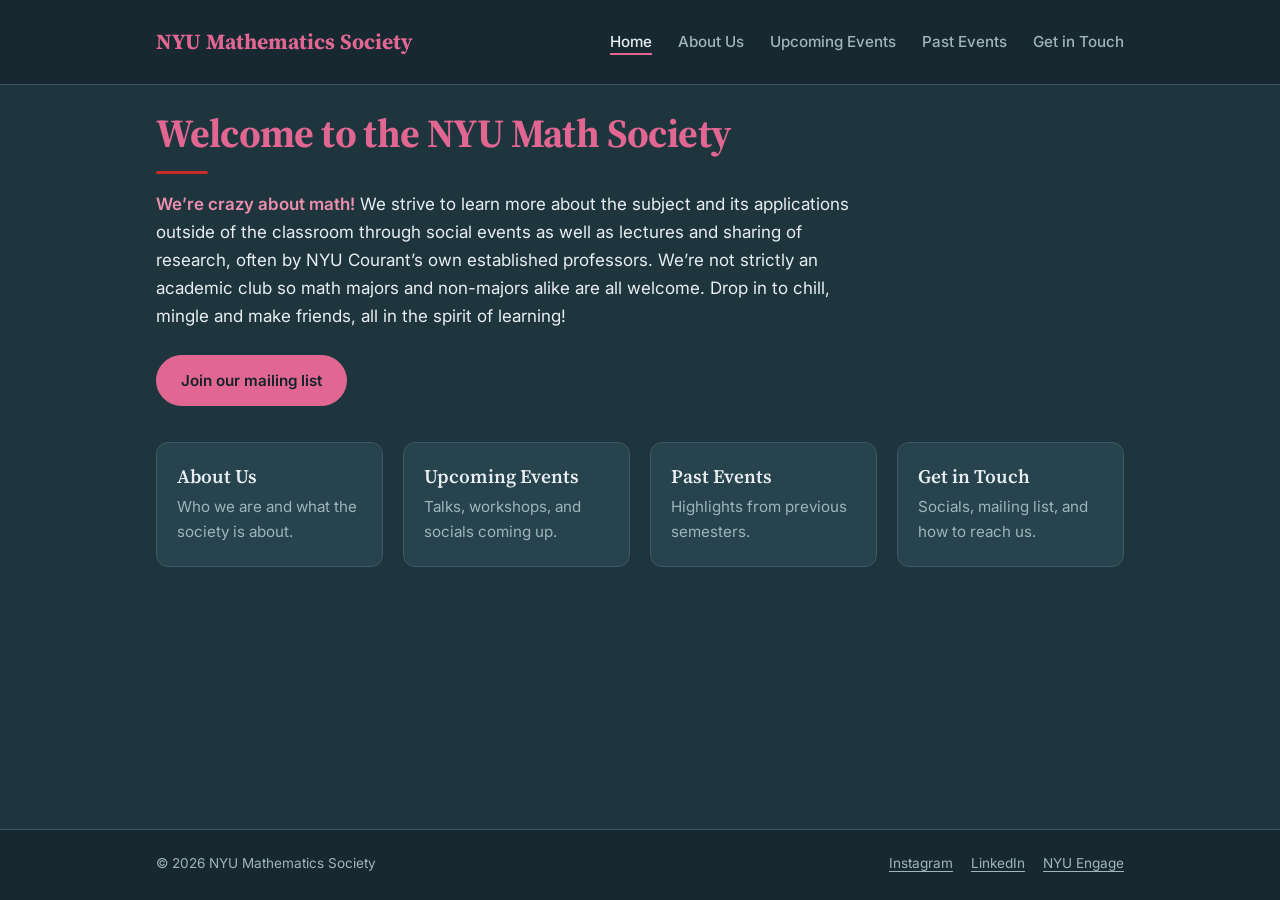
<file: docs/index.html>
<!DOCTYPE html>
<html lang="en">
    <head>
        <meta charset="UTF-8">
        <title>NYU Math Society</title>
        <link rel="preconnect" href="https://fonts.googleapis.com">
        <link rel="preconnect" href="https://fonts.gstatic.com" crossorigin>
        <link rel="stylesheet" href="https://fonts.googleapis.com/css2?family=Inter:wght@400;500;600&family=Source+Serif+4:opsz,wght@8..60,600;8..60,700&display=swap">
        <link rel="icon" type="image/png" href="images/logo.png">
        <link rel="stylesheet" href="styles/styles.css">
        <meta name="viewport" content="width=device-width, initial-scale=1">
    </head>

    <body>

        <header class="site-header">
            <div class="site-header-inner">
                <a class="brand" href="index.html">NYU Mathematics Society</a>
                <nav>
                    <details class="nav-toggle">
                        <summary>Menu</summary>
                        <ul class="navigation-bar">
                            <li>
                                <a href="index.html" aria-current="page">Home</a>
                            </li>
                            <li>
                                <a href="pages/about.html">About Us</a>
                            </li>
                            <li>
                                <a href="pages/upcoming_events.html">Upcoming Events</a>
                            </li>
                            <li>
                                <a href="pages/past_events.html">Past Events</a>
                            </li>
                            <li>
                                <a href="pages/contacts.html">Get in Touch</a>
                            </li>
                        </ul>
                    </details>
                </nav>
            </div>
        </header>
        <script src="scripts/nav.js"></script>

        <main>
            <!-- Hero: full-width intro, the most important thing on the page -->
            <section class="hero">
                <h1>Welcome to the NYU Math Society</h1>
                <p><strong>We’re crazy about math!</strong> We strive to learn more about the subject and its applications outside of the classroom through social events as well as lectures and sharing of research, often by NYU Courant’s own established professors. We’re not strictly an academic club so math majors and non-majors alike are all welcome. Drop in to chill, mingle and make friends, all in the spirit of learning!</p>
            </section>

            <!-- Next event: filled in by scripts/next-event.js from data/upcoming.json.
                 Stays hidden when there's nothing coming up. -->
            <section id="next-event" class="card next-event" hidden></section>

            <!-- The one primary action on the page -->
            <p class="cta-row">
                <a class="cta-button" href="https://engage.nyu.edu/organization/nyu-mathematics-society">Join our mailing list</a>
            </p>

            <!-- Card grid: each card teases a section and links to its page -->
            <section class="card-grid">
                <a class="card" href="pages/about.html">
                    <h2>About Us</h2>
                    <p>Who we are and what the society is about.</p>
                </a>
                <a class="card" href="pages/upcoming_events.html">
                    <h2>Upcoming Events</h2>
                    <p>Talks, workshops, and socials coming up.</p>
                </a>
                <a class="card" href="pages/past_events.html">
                    <h2>Past Events</h2>
                    <p>Highlights from previous semesters.</p>
                </a>
                <a class="card" href="pages/contacts.html">
                    <h2>Get in Touch</h2>
                    <p>Socials, mailing list, and how to reach us.</p>
                </a>
            </section>
        </main>

        <footer class="site-footer">
            <div class="footer-inner">
                <p class="footer-copy">&copy; 2026 NYU Mathematics Society</p>
                <ul class="footer-links">
                    <li><a href="https://www.instagram.com/nyumath/?utm_source=ig_web_button_share_sheet" target="_blank" rel="noopener">Instagram</a></li>
                    <li><a href="https://www.linkedin.com/company/nyu-math-society/posts/?feedView=all" target="_blank" rel="noopener">LinkedIn</a></li>
                    <li><a href="https://engage.nyu.edu/organization/nyu-mathematics-society">NYU Engage</a></li>
                </ul>
            </div>
        </footer>

        <script src="scripts/next-event.js"></script>

    </body>
</html>
</file>
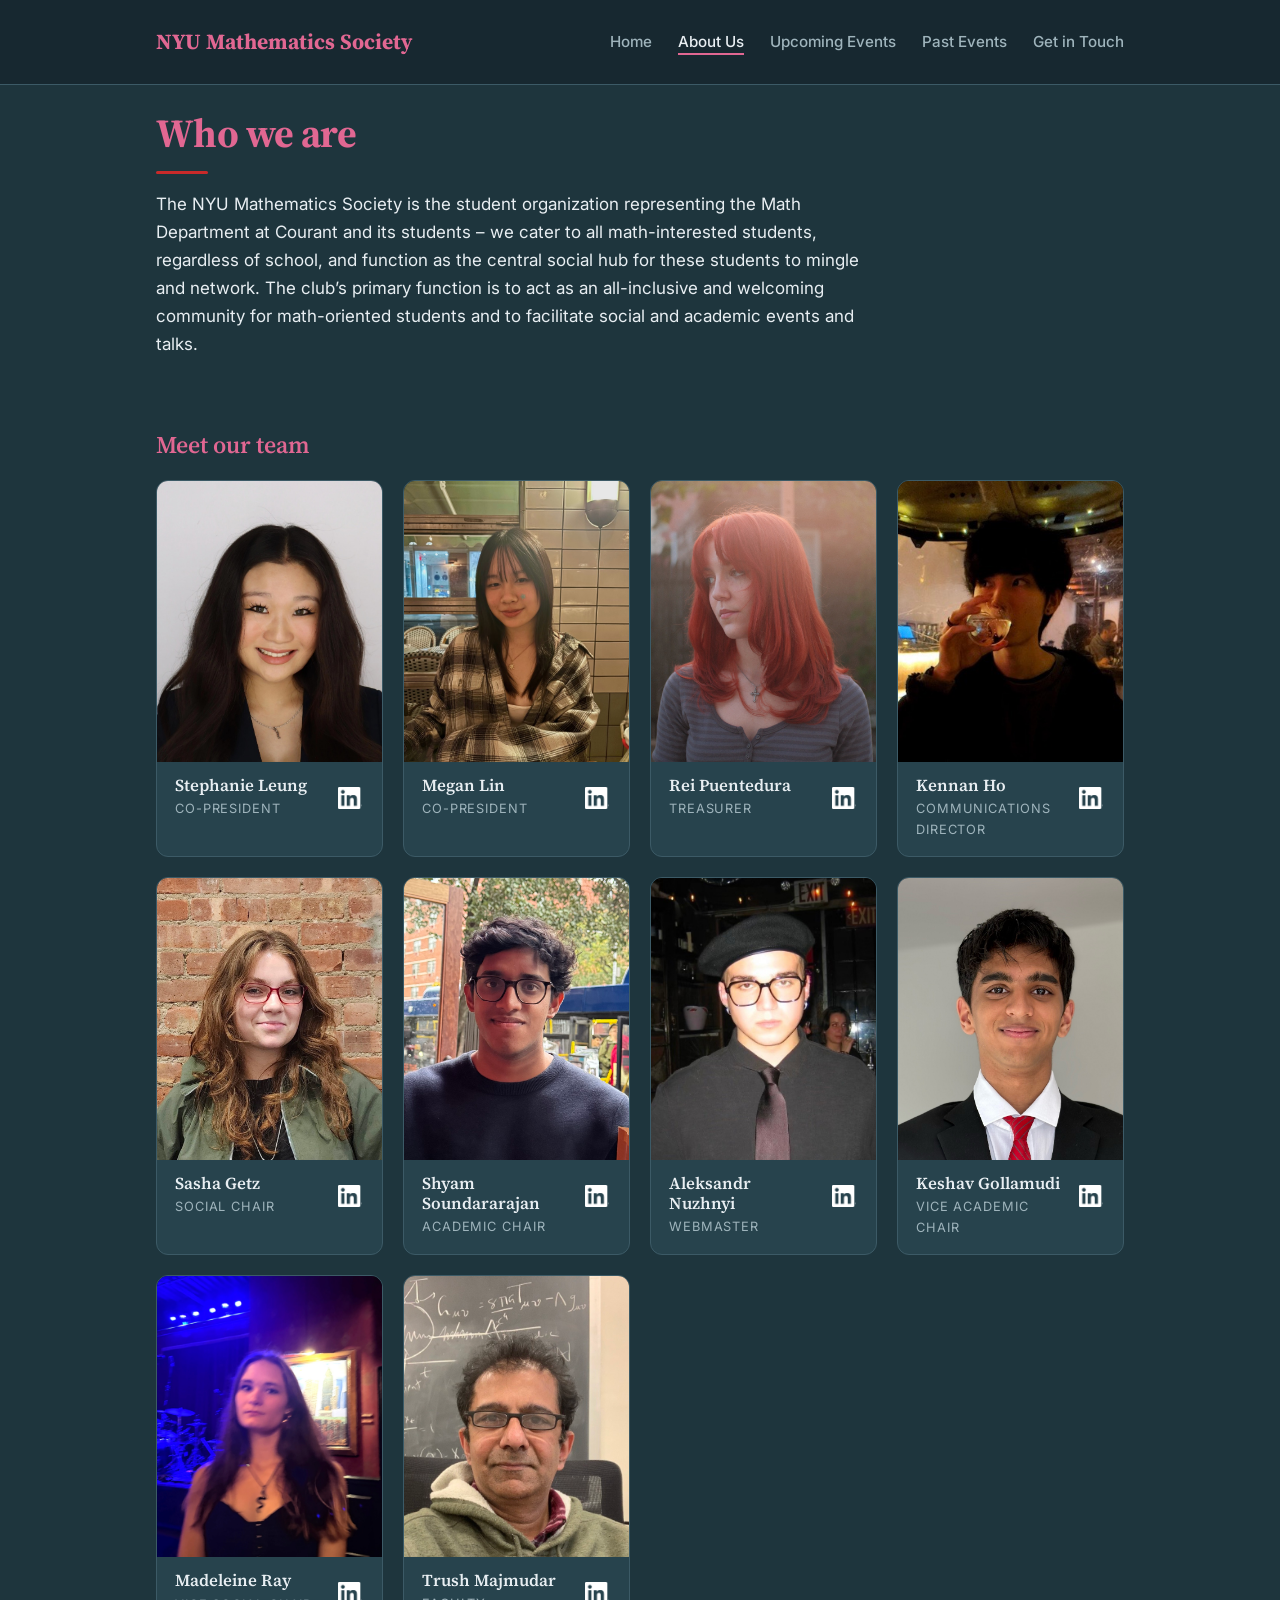
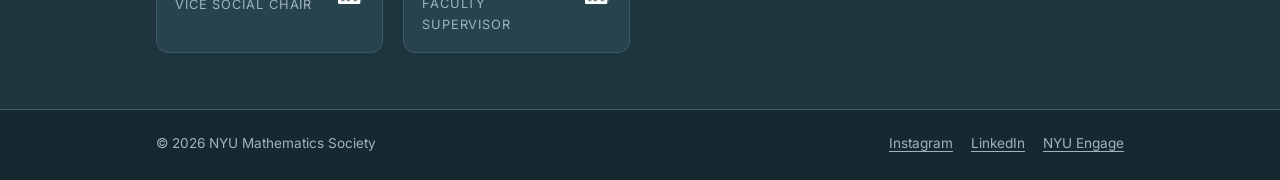
<file: docs/pages/about.html>
<!DOCTYPE html>
<html lang="en">
    <head>
        <meta charset="UTF-8">
        <title>About Us · NYU Math Society</title>
        <link rel="preconnect" href="https://fonts.googleapis.com">
        <link rel="preconnect" href="https://fonts.gstatic.com" crossorigin>
        <link rel="stylesheet" href="https://fonts.googleapis.com/css2?family=Inter:wght@400;500;600&family=Source+Serif+4:opsz,wght@8..60,600;8..60,700&display=swap">
        <link rel="icon" type="image/png" href="../images/logo.png">
        <link rel="stylesheet" href="../styles/styles.css">
        <meta name="viewport" content="width=device-width, initial-scale=1">
    </head>

    <body>

        <header class="site-header">
            <div class="site-header-inner">
                <a class="brand" href="../index.html">NYU Mathematics Society</a>
                <nav>
                    <details class="nav-toggle">
                        <summary>Menu</summary>
                        <ul class="navigation-bar">
                            <li>
                                <a href="../index.html">Home</a>
                            </li>
                            <li>
                                <a href="about.html" aria-current="page">About Us</a>
                            </li>
                            <li>
                                <a href="upcoming_events.html">Upcoming Events</a>
                            </li>
                            <li>
                                <a href="past_events.html">Past Events</a>
                            </li>
                            <li>
                                <a href="contacts.html">Get in Touch</a>
                            </li>
                        </ul>
                    </details>
                </nav>
            </div>
        </header>
        <script src="../scripts/nav.js"></script>

        <main>
            <!-- Hero: full-width intro, the most important thing on the page -->
            <section class="hero">
                <h1>Who we are</h1>
                <p>The NYU Mathematics Society is the student organization representing the Math Department at Courant and its students – we cater to all math-interested students, regardless of school, and function as the central social hub for these students to mingle and network. The club’s primary function is to act as an all-inclusive and welcoming community for math-oriented students and to facilitate social and academic events and talks.</p>
            </section>

            <!-- Team grid: one card per board member. Swap each TODO for the
                 person's LinkedIn handle (the part after /in/). -->
            <h2 class="section-title">Meet our team</h2>
            <section class="card-grid team-grid">

                <div class="card">
                    <img class="member-photo" src="../images/headshots/Stephanie.jpg" alt="Stephanie Leung smiling against a plain white backdrop" width="763" height="864" loading="lazy">
                    <div class="member-info">
                        <h3>Stephanie Leung</h3>
                        <p class="member-role">Co-president</p>
                        <a class="member-linkedin" href="https://www.linkedin.com/in/stephaniewsleung/" target="_blank" rel="noopener">
                            <img src="../images/InBug-White.png" alt="Stephanie Leung on LinkedIn" width="840" height="779">
                        </a>
                    </div>
                </div>
                <div class="card">
                    <img class="member-photo" src="../images/headshots/Megan.jpg" alt="Megan Lin smiling at a café table, in a plaid shirt" width="648" height="864" loading="lazy">
                    <div class="member-info">
                        <h3>Megan Lin</h3>
                        <p class="member-role">Co-president</p>
                        <a class="member-linkedin" href="https://www.linkedin.com/in/megan-lin-3ab324377/" target="_blank" rel="noopener">
                            <img src="../images/InBug-White.png" alt="Megan Lin on LinkedIn" width="840" height="779">
                        </a>
                    </div>
                </div>
                <div class="card">
                    <img class="member-photo" src="../images/headshots/Rei.jpeg" alt="Rei Puentedura at a garden, in a striped shirt" width="800" height="1000" loading="lazy">
                    <div class="member-info">
                        <h3>Rei Puentedura</h3>
                        <p class="member-role">Treasurer</p>
                        <a class="member-linkedin" href="https://www.linkedin.com/in/rei-puentedura/" target="_blank" rel="noopener">
                            <img src="../images/InBug-White.png" alt="Rei Puentedura on LinkedIn" width="840" height="779">
                        </a>
                    </div>
                </div>
                <div class="card">
                    <img class="member-photo" src="../images/headshots/Kennan.jpg" alt="Kennan Ho sipping from a glass in a dimly lit restaurant" width="307" height="372" loading="lazy">
                    <div class="member-info">
                        <h3>Kennan Ho</h3>
                        <p class="member-role">Communications Director</p>
                        <a class="member-linkedin" href="https://www.linkedin.com/in/kennan-ho-9a34512a7/" target="_blank" rel="noopener">
                            <img src="../images/InBug-White.png" alt="Kennan Ho on LinkedIn" width="840" height="779">
                        </a>
                    </div>
                </div>
                <div class="card">
                    <img class="member-photo" src="../images/headshots/Sasha.jpg" alt="Sasha Getz in red glasses, smiling in front of a brick wall" width="800" height="1033" loading="lazy">
                    <div class="member-info">
                        <h3>Sasha Getz</h3>
                        <p class="member-role">Social Chair</p>
                        <a class="member-linkedin" href="https://www.linkedin.com/in/sashagetz/" target="_blank" rel="noopener">
                            <img src="../images/InBug-White.png" alt="Sasha Getz on LinkedIn" width="840" height="779">
                        </a>
                    </div>
                </div>
                <div class="card">
                    <img class="member-photo" src="../images/headshots/Shyam.jpg" alt="Shyam Soundararajan in glasses and a navy sweater on a city street" width="800" height="1157" loading="lazy">
                    <div class="member-info">
                        <h3>Shyam Soundararajan</h3>
                        <p class="member-role">Academic Chair</p>
                        <a class="member-linkedin" href="https://www.linkedin.com/in/shyamsoundar/" target="_blank" rel="noopener">
                            <img src="../images/InBug-White.png" alt="Shyam Soundararajan on LinkedIn" width="840" height="779">
                        </a>
                    </div>
                </div>
                <div class="card">
                    <img class="member-photo" src="../images/headshots/Aleks.jpg" alt="Aleksandr Nuzhnyi in a black beret, glasses and tie" width="555" height="687" loading="lazy">
                    <div class="member-info">
                        <h3>Aleksandr Nuzhnyi</h3>
                        <p class="member-role">Webmaster</p>
                        <a class="member-linkedin" href="https://www.linkedin.com/in/aleksandr-nuzhnyi-0757472a9/" target="_blank" rel="noopener">
                            <img src="../images/InBug-White.png" alt="Aleksandr Nuzhnyi on LinkedIn" width="840" height="779">
                        </a>
                    </div>
                </div>
                <div class="card">
                    <img class="member-photo" src="../images/headshots/kesh.JPG" alt="Keshav Gollamudi in a suit in front of a white wall" width="665" height="760" loading="lazy">
                    <div class="member-info">
                        <h3>Keshav Gollamudi</h3>
                        <p class="member-role">Vice Academic Chair</p>
                        <a class="member-linkedin" href=" https://www.linkedin.com/in/keshav-gollamudi-5bb058281/" target="_blank" rel="noopener">
                            <img src="../images/InBug-White.png" alt="Keshav Gollamudi on LinkedIn" width="840" height="779">
                        </a>
                    </div>
                </div>
                <div class="card">
                    <img class="member-photo" src="../images/headshots/madeleine.jpg" alt="Madeleine Ray in front of a stage with blue lights" width="665" height="760" loading="lazy">
                    <div class="member-info">
                        <h3>Madeleine Ray</h3>
                        <p class="member-role">Vice Social Chair</p>
                        <a class="member-linkedin" href="https://www.linkedin.com/in/madeleinearay//" target="_blank" rel="noopener">
                            <img src="../images/InBug-White.png" alt="Madeleine Ray on LinkedIn" width="840" height="779">
                        </a>
                    </div>
                </div>
                <div class="card">
                    <img class="member-photo" src="../images/headshots/Trush.jpg" alt="Trush Majmudar in front of a chalkboard covered in equations" width="665" height="760" loading="lazy">
                    <div class="member-info">
                        <h3>Trush Majmudar</h3>
                        <p class="member-role">Faculty Supervisor</p>
                        <a class="member-linkedin" href="https://www.linkedin.com/in/trush-majmudar-03409a13/" target="_blank" rel="noopener">
                            <img src="../images/InBug-White.png" alt="Trush Majmudar on LinkedIn" width="840" height="779">
                        </a>
                    </div>
                </div>

            </section>
        </main>

        <footer class="site-footer">
            <div class="footer-inner">
                <p class="footer-copy">&copy; 2026 NYU Mathematics Society</p>
                <ul class="footer-links">
                    <li><a href="https://www.instagram.com/nyumath/?utm_source=ig_web_button_share_sheet" target="_blank" rel="noopener">Instagram</a></li>
                    <li><a href="https://www.linkedin.com/company/nyu-math-society/posts/?feedView=all" target="_blank" rel="noopener">LinkedIn</a></li>
                    <li><a href="https://engage.nyu.edu/organization/nyu-mathematics-society">NYU Engage</a></li>
                </ul>
            </div>
        </footer>

    </body>
</html>
</file>
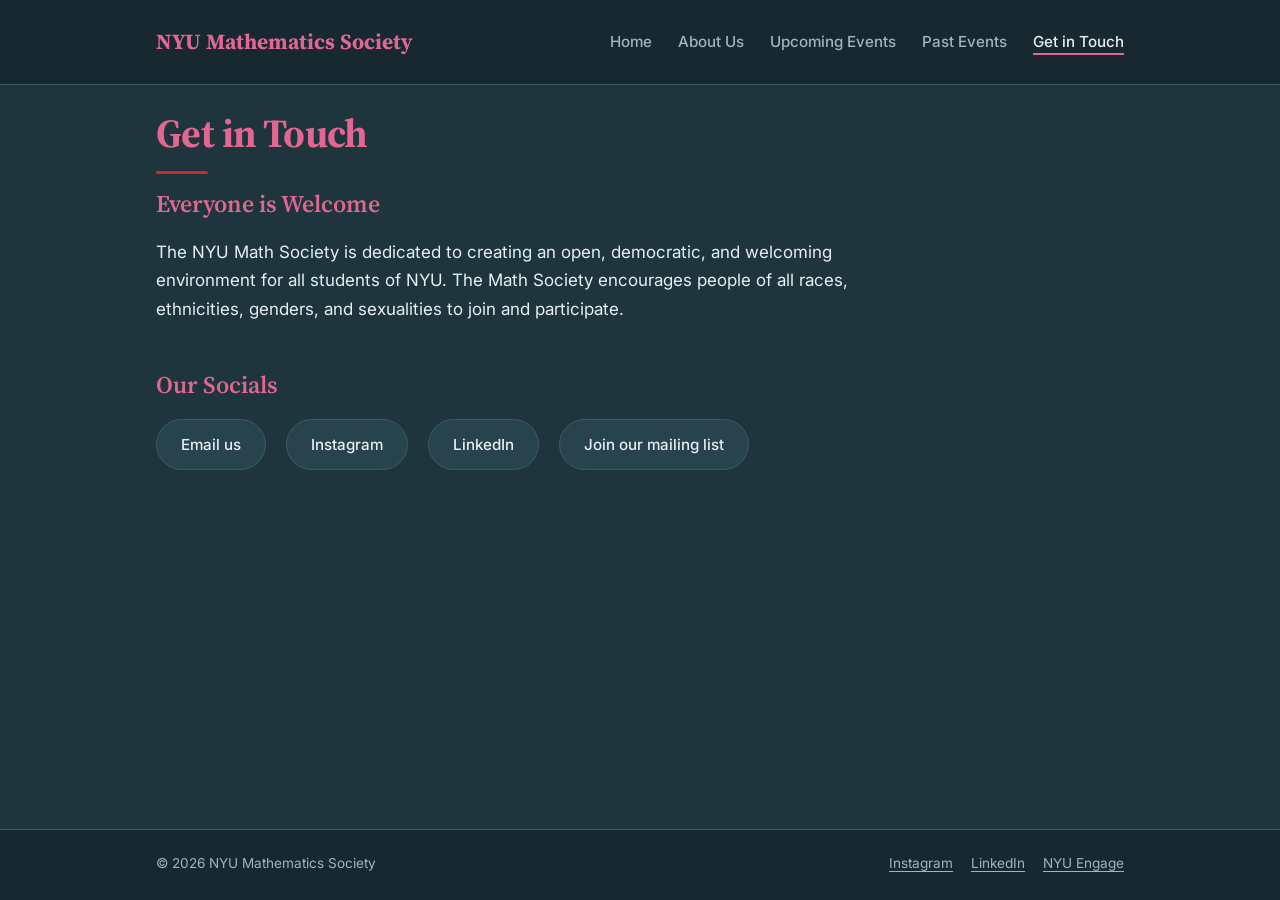
<file: docs/pages/contacts.html>
<!DOCTYPE html>
<html lang="en">
    <head>
        <meta charset="UTF-8">
        <title>Get In Touch · NYU Math Society</title>
        <link rel="preconnect" href="https://fonts.googleapis.com">
        <link rel="preconnect" href="https://fonts.gstatic.com" crossorigin>
        <link rel="stylesheet" href="https://fonts.googleapis.com/css2?family=Inter:wght@400;500;600&family=Source+Serif+4:opsz,wght@8..60,600;8..60,700&display=swap">
        <link rel="icon" type="image/png" href="../images/logo.png">
        <link rel="stylesheet" href="../styles/styles.css">
        <meta name="viewport" content="width=device-width, initial-scale=1">
    </head>

    <body>

        <header class="site-header">
            <div class="site-header-inner">
                <a class="brand" href="../index.html">NYU Mathematics Society</a>
                <nav>
                    <details class="nav-toggle">
                        <summary>Menu</summary>
                        <ul class="navigation-bar">
                            <li>
                                <a href="../index.html">Home</a>
                            </li>
                            <li>
                                <a href="about.html">About Us</a>
                            </li>
                            <li>
                                <a href="upcoming_events.html">Upcoming Events</a>
                            </li>
                            <li>
                                <a href="past_events.html">Past Events</a>
                            </li>
                            <li>
                                <a href="contacts.html" aria-current="page">Get in Touch</a>
                            </li>
                        </ul>
                    </details>
                </nav>
            </div>
        </header>
        <script src="../scripts/nav.js"></script>

        <main>
            <h1>Get in Touch</h1>

            <!-- Inclusion statement: sets the tone before the ways to reach us -->
            <section class="welcome">
                <h2 class="section-title">Everyone is Welcome</h2>
                <p>The NYU Math Society is dedicated to creating an open, democratic, and welcoming environment for all students of NYU. The Math Society encourages people of all races, ethnicities, genders, and sexualities to join and participate.</p>
            </section>


            <!-- Connect: social profiles + mailing list signup -->
            <section class="connect">
                <h2 class="section-title">Our Socials</h2>
                <ul class="social-links">
                    <li>
                        <a href="mailto:nyumathsoc@gmail.com">Email us</a>
                    </li>
                    <li>
                        <a href="https://www.instagram.com/nyumath/?utm_source=ig_web_button_share_sheet" target="_blank" rel="noopener">Instagram</a>
                    </li>
                    <li>
                        <a href="https://www.linkedin.com/company/nyu-math-society/posts/?feedView=all" target="_blank" rel="noopener">LinkedIn</a>
                    </li>
                    <li>
                        <a href="https://engage.nyu.edu/organization/nyu-mathematics-society">Join our mailing list</a>
                    </li>
                </ul>
            </section>

        </main>

        <footer class="site-footer">
            <div class="footer-inner">
                <p class="footer-copy">&copy; 2026 NYU Mathematics Society</p>
                <ul class="footer-links">
                    <li><a href="https://www.instagram.com/nyumath/?utm_source=ig_web_button_share_sheet" target="_blank" rel="noopener">Instagram</a></li>
                    <li><a href="https://www.linkedin.com/company/nyu-math-society/posts/?feedView=all" target="_blank" rel="noopener">LinkedIn</a></li>
                    <li><a href="https://engage.nyu.edu/organization/nyu-mathematics-society">NYU Engage</a></li>
                </ul>
            </div>
        </footer>

    </body> 
</html>
</file>
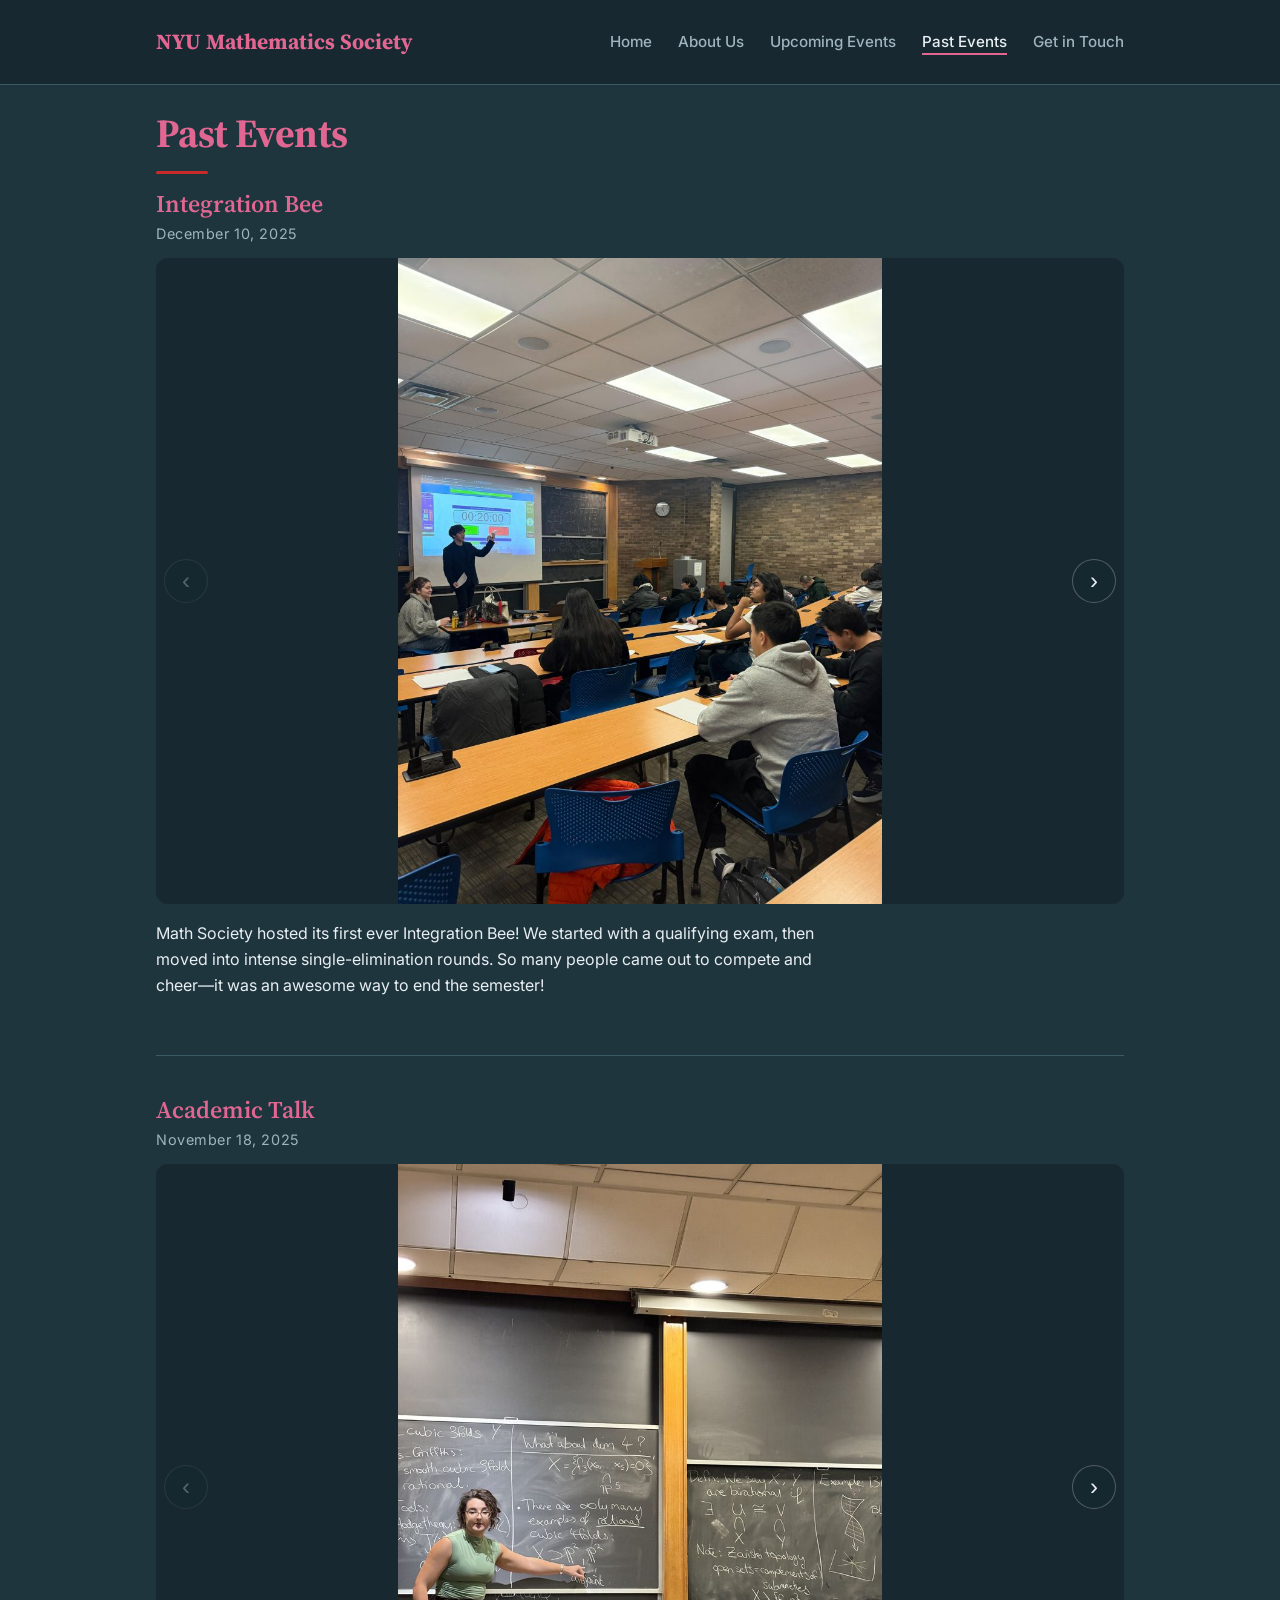
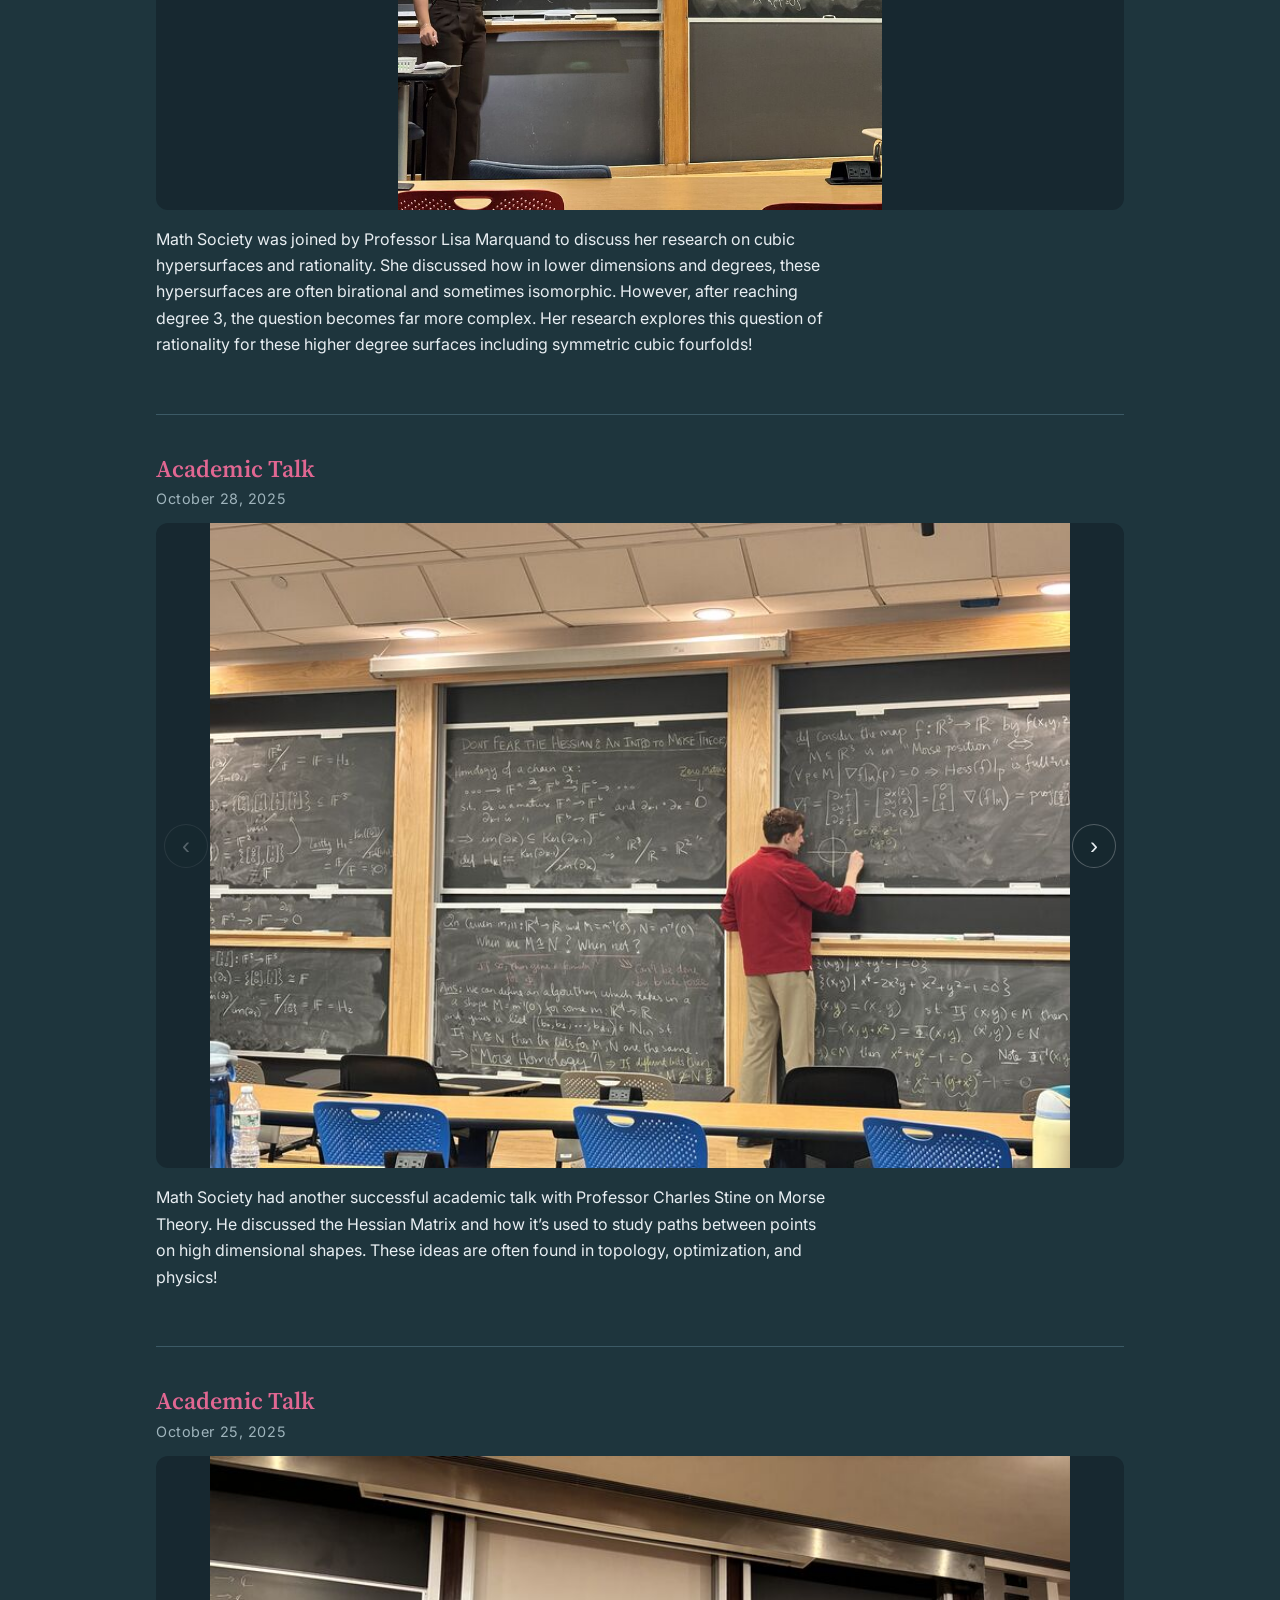
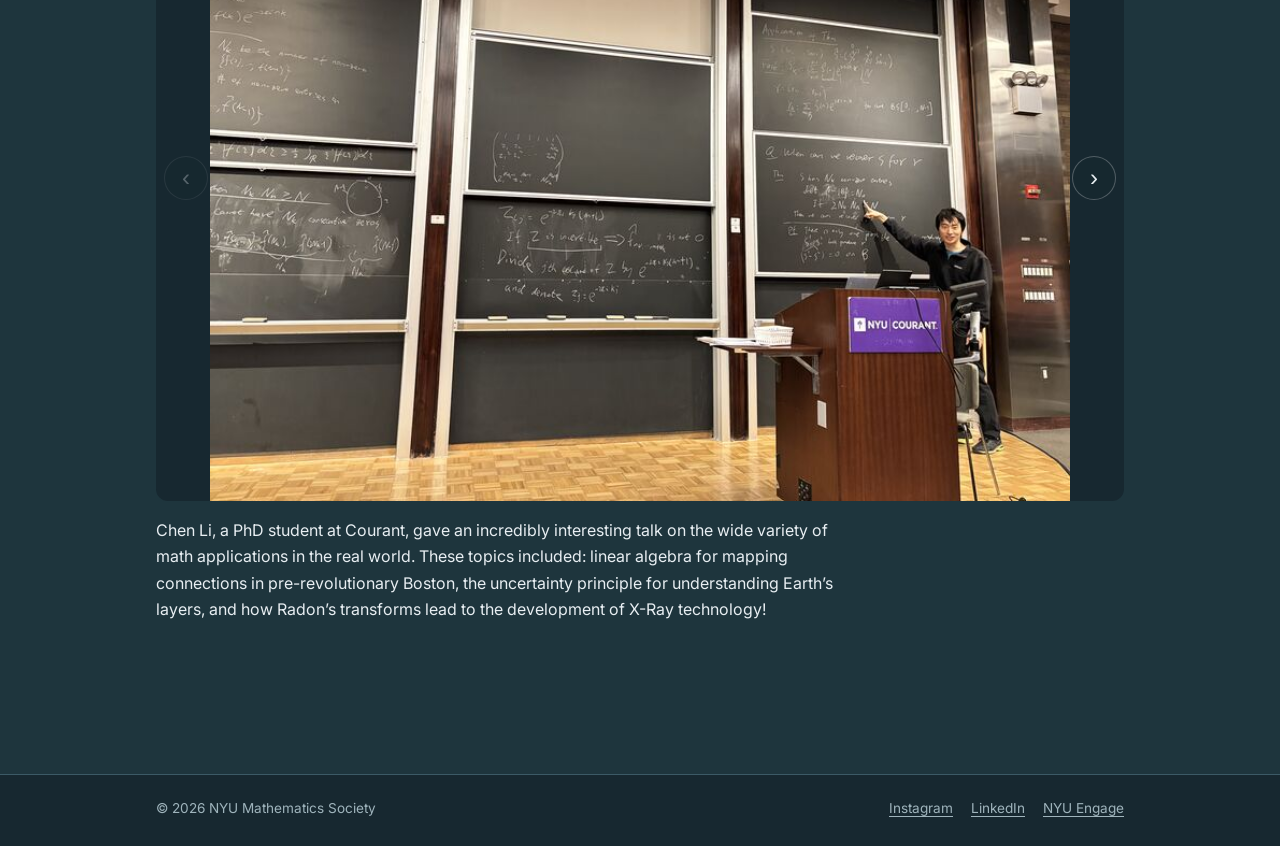
<file: docs/pages/past_events.html>
<!DOCTYPE html>
<html lang="en">
    <head>
        <meta charset="UTF-8">
        <title>Past Events · NYU Math Society</title>
        <link rel="preconnect" href="https://fonts.googleapis.com">
        <link rel="preconnect" href="https://fonts.gstatic.com" crossorigin>
        <link rel="stylesheet" href="https://fonts.googleapis.com/css2?family=Inter:wght@400;500;600&family=Source+Serif+4:opsz,wght@8..60,600;8..60,700&display=swap">
        <link rel="icon" type="image/png" href="../images/logo.png">
        <link rel="stylesheet" href="../styles/styles.css">
        <meta name="viewport" content="width=device-width, initial-scale=1">
    </head>

    <body>

        <header class="site-header">
            <div class="site-header-inner">
                <a class="brand" href="../index.html">NYU Mathematics Society</a>
                <nav>
                    <details class="nav-toggle">
                        <summary>Menu</summary>
                        <ul class="navigation-bar">
                            <li>
                                <a href="../index.html">Home</a>
                            </li>
                            <li>
                                <a href="about.html">About Us</a>
                            </li>
                            <li>
                                <a href="upcoming_events.html">Upcoming Events</a>
                            </li>
                            <li>
                                <a href="past_events.html" aria-current="page">Past Events</a>
                            </li>
                            <li>
                                <a href="contacts.html">Get in Touch</a>
                            </li>
                        </ul>
                    </details>
                </nav>
            </div>
        </header>
        <script src="../scripts/nav.js"></script>

        <main>
            <h1>Past Events</h1>

            <!-- Posts are rendered from data/events.json. Add events there, not here. -->
            <div id="events"></div>
        </main>

        <footer class="site-footer">
            <div class="footer-inner">
                <p class="footer-copy">&copy; 2026 NYU Mathematics Society</p>
                <ul class="footer-links">
                    <li><a href="https://www.instagram.com/nyumath/?utm_source=ig_web_button_share_sheet" target="_blank" rel="noopener">Instagram</a></li>
                    <li><a href="https://www.linkedin.com/company/nyu-math-society/posts/?feedView=all" target="_blank" rel="noopener">LinkedIn</a></li>
                    <li><a href="https://engage.nyu.edu/organization/nyu-mathematics-society">NYU Engage</a></li>
                </ul>
            </div>
        </footer>

        <script src="../scripts/past-events.js"></script>

    </body>
</html>
</file>
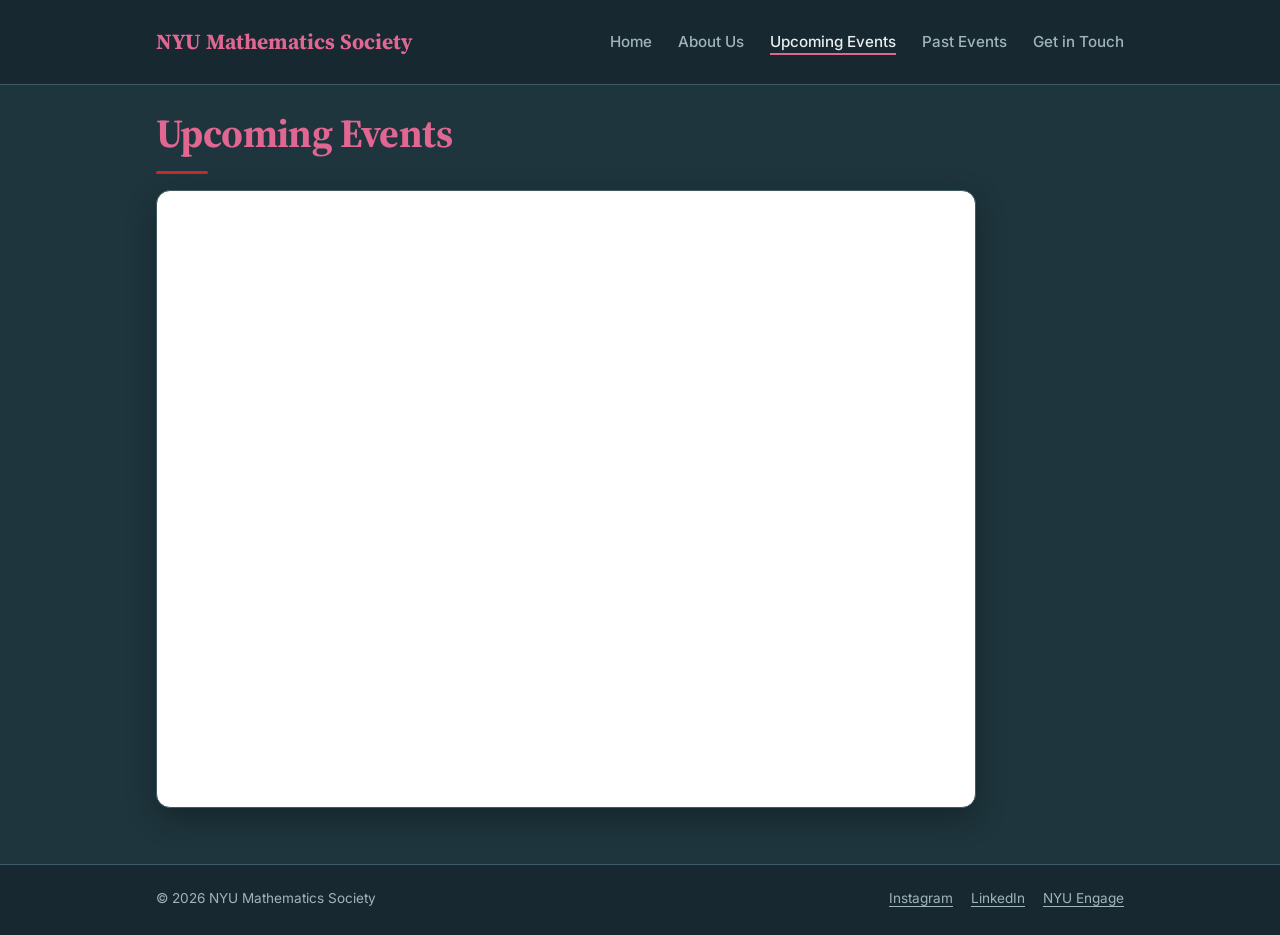
<file: docs/pages/upcoming_events.html>
<!DOCTYPE html>
<html lang="en">
    <head>
        <meta charset="UTF-8">
        <title>Upcoming Events · NYU Math Society</title>
        <link rel="preconnect" href="https://fonts.googleapis.com">
        <link rel="preconnect" href="https://fonts.gstatic.com" crossorigin>
        <link rel="stylesheet" href="https://fonts.googleapis.com/css2?family=Inter:wght@400;500;600&family=Source+Serif+4:opsz,wght@8..60,600;8..60,700&display=swap">
        <link rel="icon" type="image/png" href="../images/logo.png">
        <link rel="stylesheet" href="../styles/styles.css">
        <meta name="viewport" content="width=device-width, initial-scale=1">
    </head>

    <body>

        <header class="site-header">
            <div class="site-header-inner">
                <a class="brand" href="../index.html">NYU Mathematics Society</a>
                <nav>
                    <details class="nav-toggle">
                        <summary>Menu</summary>
                        <ul class="navigation-bar">
                            <li>
                                <a href="../index.html">Home</a>
                            </li>
                            <li>
                                <a href="about.html">About Us</a>
                            </li>
                            <li>
                                <a href="upcoming_events.html" aria-current="page">Upcoming Events</a>
                            </li>
                            <li>
                                <a href="past_events.html">Past Events</a>
                            </li>
                            <li>
                                <a href="contacts.html">Get in Touch</a>
                            </li>
                        </ul>
                    </details>
                </nav>
            </div>
        </header>
        <script src="../scripts/nav.js"></script>

        <main>
            <h1>Upcoming Events</h1>

            <!-- Two embeds, one calendar. Google's month grid has its own ~600px
                 internal minimum and clips below that, so phones get the agenda
                 view instead. The stylesheet shows exactly one of these. -->
            <div class="calendar-frame">
                <iframe class="calendar calendar-agenda" title="NYU Math Society events" src="https://calendar.google.com/calendar/embed?src=c_114fff262aa318f5448bb9c9926e020413bd63eae984efe09fb5f063cd5077b6%40group.calendar.google.com&ctz=America%2FNew_York&mode=AGENDA" style="border: 0" frameborder="0"></iframe>
                <iframe class="calendar calendar-month" title="NYU Math Society calendar" src="https://calendar.google.com/calendar/embed?src=c_114fff262aa318f5448bb9c9926e020413bd63eae984efe09fb5f063cd5077b6%40group.calendar.google.com&ctz=America%2FNew_York&mode=MONTH" style="border: 0" frameborder="0" scrolling="no"></iframe>
            </div>
        </main>

        <footer class="site-footer">
            <div class="footer-inner">
                <p class="footer-copy">&copy; 2026 NYU Mathematics Society</p>
                <ul class="footer-links">
                    <li><a href="https://www.instagram.com/nyumath/?utm_source=ig_web_button_share_sheet" target="_blank" rel="noopener">Instagram</a></li>
                    <li><a href="https://www.linkedin.com/company/nyu-math-society/posts/?feedView=all" target="_blank" rel="noopener">LinkedIn</a></li>
                    <li><a href="https://engage.nyu.edu/organization/nyu-mathematics-society">NYU Engage</a></li>
                </ul>
            </div>
        </footer>

    </body> 
</html>
</file>
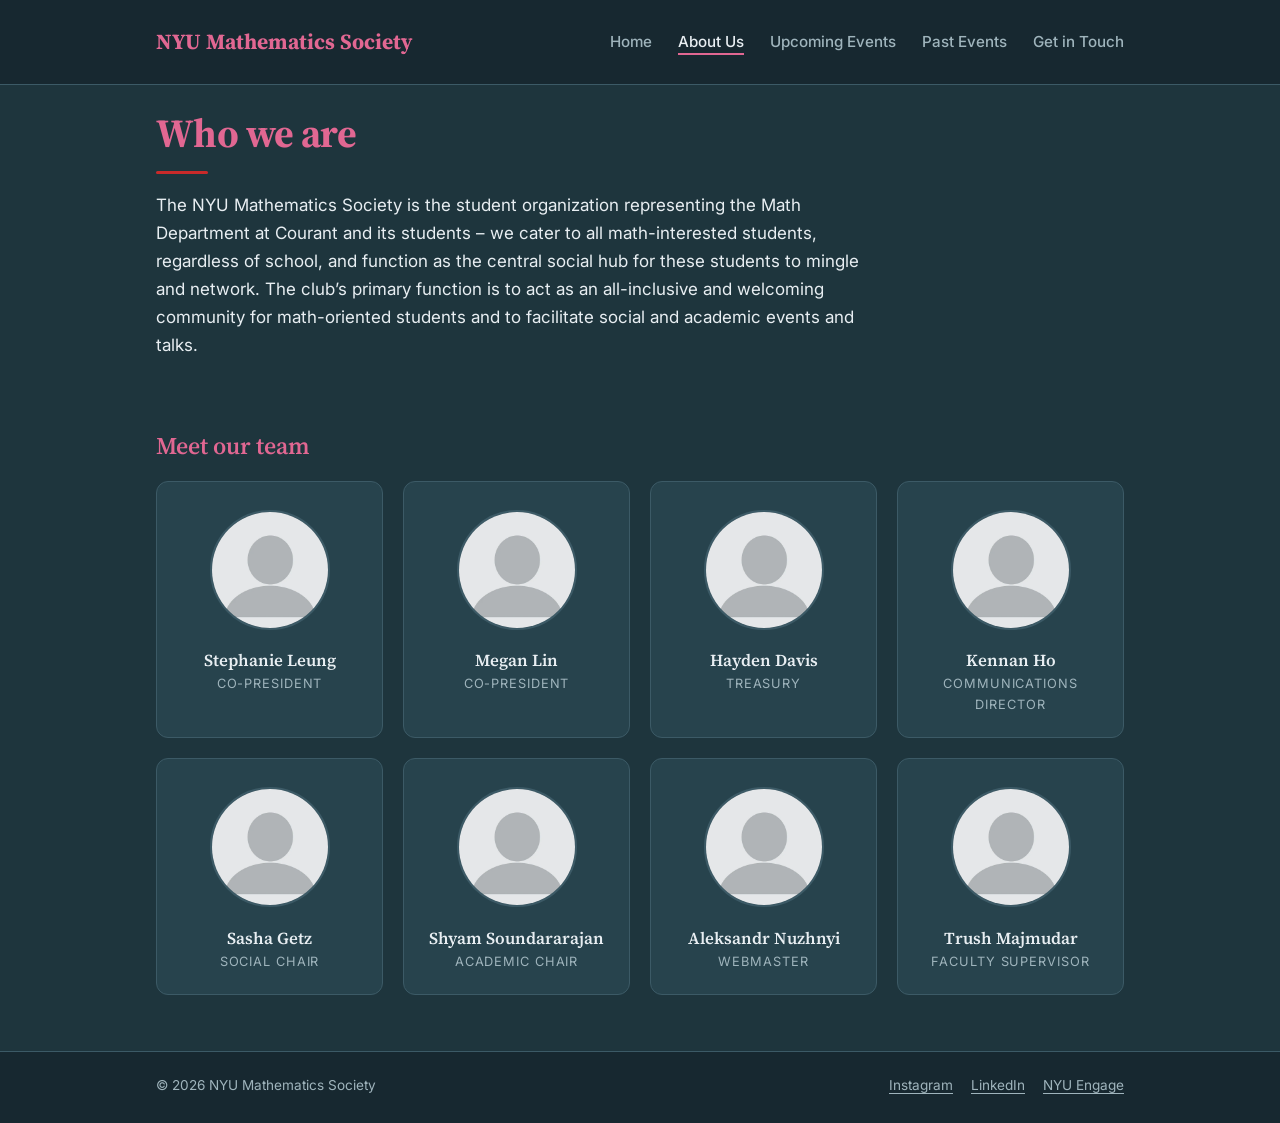
<file: public/pages/about.html>
<!DOCTYPE html>
<html lang="en">
    <head>
        <meta charset="UTF-8">
        <title>About Us · NYU Math Society</title>
        <link rel="preconnect" href="https://fonts.googleapis.com">
        <link rel="preconnect" href="https://fonts.gstatic.com" crossorigin>
        <link rel="stylesheet" href="https://fonts.googleapis.com/css2?family=Inter:wght@400;500;600&family=Source+Serif+4:opsz,wght@8..60,600;8..60,700&display=swap">
        <link rel="icon" type="image/png" href="../images/logo.png">
        <link rel="stylesheet" href="../styles/styles.css">
        <meta name="viewport" content="width=device-width, initial-scale=1">
    </head>

    <body>

        <header class="site-header">
            <div class="site-header-inner">
                <a class="brand" href="../index.html">NYU Mathematics Society</a>
                <nav>
                    <details class="nav-toggle">
                        <summary>Menu</summary>
                        <ul class="navigation-bar">
                            <li>
                                <a href="../index.html">Home</a>
                            </li>
                            <li>
                                <a href="about.html" aria-current="page">About Us</a>
                            </li>
                            <li>
                                <a href="upcoming_events.html">Upcoming Events</a>
                            </li>
                            <li>
                                <a href="past_events.html">Past Events</a>
                            </li>
                            <li>
                                <a href="contacts.html">Get in Touch</a>
                            </li>
                        </ul>
                    </details>
                </nav>
            </div>
        </header>
        <script src="../scripts/nav.js"></script>

        <main>
            <!-- Hero: full-width intro, the most important thing on the page -->
            <section class="hero">
                <h1>Who we are</h1>
                <p>The NYU Mathematics Society is the student organization representing the Math Department at Courant and its students – we cater to all math-interested students, regardless of school, and function as the central social hub for these students to mingle and network. The club’s primary function is to act as an all-inclusive and welcoming community for math-oriented students and to facilitate social and academic events and talks.</p>
            </section>

            <!-- Team grid: one card per board member -->
            <h2 class="section-title">Meet our team</h2>
            <section class="card-grid team-grid">

                <div class="card">
                    <img src="../images/avatar.png" alt="" width="120" height="120">
                    <h3>Stephanie Leung</h3>
                    <p class="member-role">Co-president</p>
                </div>
                <div class="card">
                    <img src="../images/avatar.png" alt="" width="120" height="120">
                    <h3>Megan Lin</h3>
                    <p class="member-role">Co-president</p>

                </div>
                <div class="card">
                    <img src="../images/avatar.png" alt="" width="120" height="120">
                    <h3>Hayden Davis</h3>
                    <p class="member-role">Treasury</p>

                </div>
                <div class="card">
                    <img src="../images/avatar.png" alt="" width="120" height="120">
                    <h3>Kennan Ho</h3>
                    <p class="member-role">Communications Director</p>
                </div>
                <div class="card">
                    <img src="../images/avatar.png" alt="" width="120" height="120">
                    <h3>Sasha Getz</h3>
                    <p class="member-role">Social Chair</p>
                </div>
                <div class="card">
                    <img src="../images/avatar.png" alt="" width="120" height="120">
                    <h3>Shyam Soundararajan</h3>
                    <p class="member-role">Academic Chair</p>
                </div>
                <div class="card">
                    <img src="../images/avatar.png" alt="" width="120" height="120">
                    <h3>Aleksandr Nuzhnyi</h3>
                    <p class="member-role">Webmaster</p>
                </div>
                <div class="card">
                    <img src="../images/avatar.png" alt="" width="120" height="120">
                    <h3>Trush Majmudar</h3>
                    <p class="member-role">Faculty Supervisor</p>
                </div>

            </section>
        </main>

        <footer class="site-footer">
            <div class="footer-inner">
                <p class="footer-copy">&copy; 2026 NYU Mathematics Society</p>
                <ul class="footer-links">
                    <li><a href="https://www.instagram.com/nyumath/?utm_source=ig_web_button_share_sheet" target="_blank" rel="noopener">Instagram</a></li>
                    <li><a href="https://www.linkedin.com/company/nyu-math-society/posts/?feedView=all" target="_blank" rel="noopener">LinkedIn</a></li>
                    <li><a href="https://engage.nyu.edu/organization/nyu-mathematics-society">NYU Engage</a></li>
                </ul>
            </div>
        </footer>

    </body>
</html>
</file>
<file: docs/styles/styles.css>
/* Written mobile-first: the rules below describe the phone layout, and the one
   @media block at the bottom widens things out from 700px up.

   Contrast discipline on the dark background: --accent (pink) only colors
   large text (24px+) on --bg / --bg-band; body-size pink text always uses the
   lighter --accent-soft; --crimson never appears as text on the background,
   only as a thin decorative rule. */

:root {
    /* color */
    --bg:            #1e353d;   /* page background */
    --bg-band:       #172830;   /* darker full-bleed header + footer bands */
    --surface:       #27434d;   /* cards, pill buttons */
    --surface-2:     #2e4d59;   /* hover elevation */
    --border:        #3c5a66;   /* hairlines */
    --text:          #e8eef2;
    --muted:         #9fb4bc;
    --accent:        #e16792;
    --accent-soft:   #ec8fad;
    --crimson:       #c92a2a;

    /* type */
    --font-display: "Source Serif 4", Georgia, "Times New Roman", serif;
    --font-body: "Inter", system-ui, -apple-system, "Segoe UI", Roboto, Arial, sans-serif;

    /* shape */
    --radius: 12px;

    /* space */
    --title-gap: 1rem;   /* under every page title, on every page */
}

* {
    box-sizing: border-box;
}

/* Stop iOS inflating text in portrait->landscape */
html {
    -webkit-text-size-adjust: 100%;
}

/* Flex column so the footer sits at the viewport bottom even on short pages */
body {
    margin: 0;
    min-height: 100vh;
    min-height: 100dvh;
    display: flex;
    flex-direction: column;
    background: var(--bg);
    color: var(--text);
    font-family: var(--font-body);
    line-height: 1.65;
    -webkit-font-smoothing: antialiased;
}

/* Centered content column. The header/footer bands run full width, so only
   their inner wrappers and <main> line up on the column — and the padding is
   what keeps text off the screen edge on a phone. width: 100% is load-bearing:
   the auto inline margins would otherwise stop the flex container stretching
   these to full width. */
.site-header-inner,
main,
.footer-inner {
    width: 100%;
    max-width: 1000px;
    margin-inline: auto;
    padding-inline: 1rem;
}

/* Pushes the footer down; header and footer keep their natural height */
main {
    flex: 1 0 auto;
}

/* Nothing should ever be able to push the page wider than the screen */
img {
    max-width: 100%;
}

a {
    color: var(--accent-soft);
}

::selection {
    background: var(--accent);
    color: #14232a;
}

:focus-visible {
    outline: 2px solid var(--accent-soft);
    outline-offset: 3px;
}

/* ---------- Typography ---------- */
h1,
h2,
h3 {
    font-family: var(--font-display);
    line-height: 1.2;
}

h1 {
    margin-block: 0.6em var(--title-gap);
    font-size: clamp(1.9rem, 1.35rem + 2.2vw, 2.5rem);
    font-weight: 700;
    letter-spacing: -0.015em;
    color: var(--accent);
}

/* The page title owns the space beneath it, and --title-gap is the whole of
   it. Whatever a page opens with — prose, a section heading, an embed, the
   posts the scripts render — starts flush against that gap instead of
   collapsing a margin of its own into it. Without this the opening gap is
   whichever margin wins the collapse, so it drifts with the font size of the
   first thing on the page: it was 17px on the hero pages, 20px on past events
   and 48px on contacts, where a .section-title led. The descendant half of the
   selector reaches a heading wrapped in a <section> or built by a script,
   which is why this is not written against each page's markup. */
h1 + *,
h1 + * :first-child {
    margin-block-start: 0;
}

/* Short crimson rule under the page title: its one flourish */
h1::after {
    content: "";
    display: block;
    width: 52px;
    height: 3px;
    margin-top: 14px;
    border-radius: 2px;
    background: var(--crimson);
}

h2 {
    font-weight: 600;
}

/* Pink section heading: 1.5rem = 24px, the floor where pink-on-bg passes
   large-text contrast */
.section-title {
    margin: 48px 0 20px;
    font-size: 1.5rem;
    color: var(--accent);
}

/* ---------- Header band + navigation ---------- */
.site-header {
    background: var(--bg-band);
    border-bottom: 1px solid var(--border);
}

.site-header-inner {
    display: flex;
    flex-wrap: wrap;
    align-items: center;
    justify-content: space-between;
    gap: 0 24px;
    padding-block: 10px;
}

.brand {
    padding-block: 8px;
    font-family: var(--font-display);
    font-size: 1.35rem;
    font-weight: 700;
    color: var(--accent);
    text-decoration: none;
}

.brand:hover {
    color: var(--accent-soft);
}

/* The menu drops onto its own full-width row under the brand on phones */
nav {
    flex: 1 1 100%;
}

/* A <details> disclosure: collapsed behind a ☰ button on phones, opened out
   into a plain row on desktop (see the media query). scripts/nav.js keeps the
   open state in sync with the same 700px breakpoint. */
.nav-toggle > summary {
    display: block;
    min-height: 44px;      /* comfortable tap target */
    padding: 12px 0;
    cursor: pointer;
    list-style: none;      /* hide the default disclosure triangle */
    font-weight: 500;
}

.nav-toggle > summary::-webkit-details-marker {
    display: none;
}

.nav-toggle > summary::before {
    content: "\2630\00a0";
}

/* Stacked full-width rows while the menu is open on a phone */
.navigation-bar {
    list-style-type: none;
    margin: 0;
    padding: 0;
    display: flex;
    flex-direction: column;
}

.navigation-bar li + li {
    border-top: 1px solid var(--border);
}

.navigation-bar a {
    display: block;
    min-height: 44px;
    padding: 12px 0;
    font-size: 0.95rem;
    font-weight: 500;
    color: var(--muted);
    text-decoration: none;
}

.navigation-bar a:hover {
    color: var(--text);
}

/* Pink underline marks the page you're on. Longhands on purpose: old Safari
   ignores the whole shorthand when it carries color/thickness. */
.navigation-bar a[aria-current="page"] {
    color: var(--text);
    text-decoration-line: underline;
    text-decoration-color: var(--accent);
    text-decoration-thickness: 2px;
    text-underline-offset: 6px;
}

/* ---------- Hero ---------- */
/* No top padding: the h1's own margin sets the gap under the header band, the
   same as on the pages whose <h1> sits straight in <main>. */
.hero {
    padding-block: 0 8px;
}

.hero p {
    max-width: 65ch;
    font-size: 1.0625rem;
}

.hero strong {
    color: var(--accent-soft);
    font-weight: 600;
}

/* ---------- Inclusion statement ---------- */
/* Body prose sharing the hero's measure and size, so wherever it lands it
   keeps the same left-to-right rhythm as the page's other paragraphs rather
   than reading as a caption. The pink .section-title above it is all the
   separation it needs. */
.welcome p {
    max-width: 65ch;
    font-size: 1.0625rem;
}

/* ---------- Card grid ---------- */
/* As many columns as fit, auto-stacks to one column on phones. The min() keeps
   a 220px column from overflowing a container narrower than 220px. */
.card-grid {
    display: grid;
    grid-template-columns: repeat(auto-fit, minmax(min(220px, 100%), 1fr));
    gap: 20px;
}

.card {
    padding: 22px 20px;
    background: var(--surface);
    border: 1px solid var(--border);
    border-radius: var(--radius);
}

/* Link cards (home page): the whole card is the anchor */
a.card {
    display: block;
    color: var(--text);
    text-decoration: none;
    transition: transform 0.18s ease, background-color 0.18s ease,
                border-color 0.18s ease;
}

/* Pink lacks contrast on --surface, so card headings stay light */
a.card h2 {
    margin: 0 0 6px;
    font-size: 1.2rem;
}

a.card p {
    margin: 0;
    font-size: 0.95rem;
    color: var(--muted);
}

a.card:hover,
a.card:focus-visible {
    transform: translateY(-3px);
    background: var(--surface-2);
    border-color: var(--accent);
}

/* ---------- Next event highlight ---------- */
/* A .card that isn't a link, so the accent border it borrows from a.card:hover
   can't be mistaken for a hover state. That border is the whole trick: it lifts
   the card out of the grid below without changing its surface colour.
   Hidden until scripts/next-event.js finds an event to put in it. */
.next-event {
    margin-bottom: 20px;
    border-color: var(--accent);
}

.next-event .eyebrow {
    margin-bottom: 6px;
}

/* Light, not pink: 1.25rem is under the 24px pink floor, and pink lacks
   contrast on --surface anyway — the same reason a.card h2 stays light */
.next-event h2 {
    margin: 0 0 8px;
    font-size: 1.25rem;
}

/* Reset the <p>'s default top margin; .post-date sets the 12px below it */
.next-event-meta {
    margin-top: 0;
}

.next-event-desc {
    margin: 0;
    max-width: 65ch;
}

/* Belt and braces: nothing sets `display` on the card, so [hidden] already
   works, but this keeps it working if a layout rule ever lands on it */
[hidden] {
    display: none;
}

/* ---------- Call-to-action button ---------- */
/* The .social-links pill, filled in so it reads as the page's one primary
   action. Dark text on pink inverts the usual pairing and is the only place
   --accent carries body-size text: it measures 5.0:1, clearing AA, and it's
   the pairing ::selection already uses. Padding puts it ~49px tall, over the
   44px tap target the nav and carousel buttons keep. */
/* Sits closer to the card above than to the grid below, so the highlight and
   its call to action read as one block */
.cta-row {
    margin: 0 0 36px;
}

.cta-button {
    display: inline-block;
    padding: 12px 24px;
    background: var(--accent);
    border: 1px solid var(--accent);
    border-radius: 999px;
    color: #14232a;
    font-size: 0.95rem;
    font-weight: 600;
    text-decoration: none;
    transition: background-color 0.15s ease, border-color 0.15s ease;
}

.cta-button:hover,
.cta-button:focus-visible {
    background: var(--accent-soft);
    border-color: var(--accent-soft);
}

/* ---------- Team cards (about page) ---------- */
/* The photo runs edge to edge across the top of the card, so the card drops
   its padding (.member-info carries it instead) and clips the photo to its
   own rounded corners. */
.team-grid .card {
    padding: 0;
    overflow: hidden;
}

/* 4:5 is the headshots' own portrait shape, so `cover` trims only a sliver
   off the taller ones — and faces sit in the upper half of every photo, so
   the 30% anchor keeps them in frame when it does. The band colour shows
   while a lazy-loaded photo is still on its way. */
.member-photo {
    display: block;
    width: 100%;
    height: auto;
    aspect-ratio: 4 / 5;
    object-fit: cover;
    object-position: 50% 30%;
    background: var(--bg-band);
}

/* Name and role stacked on the left, the LinkedIn button beside them. The
   button pins to the top instead of centring on the text: centred, it slid
   down in any card whose name or role wraps to a second line, so the buttons
   along a row stopped lining up. */
.member-info {
    display: grid;
    grid-template-columns: 1fr auto;
    align-items: start;
    column-gap: 8px;
    padding: 14px 10px 16px 18px;
}

.team-grid h3 {
    margin: 0 0 2px;
    font-size: 1.05rem;
    font-weight: 600;
}

/* LinkedIn's own white [in] logo, used exactly as supplied: their brand rules
   allow only their files, in blue, black or white, never recoloured. So the
   hover lights up the circle around the logo — the .social-links pill's pink
   border and --surface-2 fill — and leaves the logo alone. The link is the
   full 44px tap target the nav and carousel keep. */
.member-linkedin {
    grid-column: 2;
    grid-row: 1 / span 2;
    display: grid;
    place-items: center;
    width: 44px;
    height: 44px;
    border: 1px solid transparent;
    border-radius: 50%;
    transition: background-color 0.15s ease, border-color 0.15s ease;
}

/* 22px clears LinkedIn's 21px minimum. The square is the file's full height;
   the ® beside it is what makes the file wider than it is tall. */
.member-linkedin img {
    width: auto;
    height: 22px;
}

.member-linkedin:hover,
.member-linkedin:focus-visible {
    background: var(--surface-2);
    border-color: var(--accent-soft);
}

/* Small uppercase label: a team member's role, or the "Next event" kicker */
.member-role,
.eyebrow {
    margin: 0;
    font-size: 0.8rem;
    letter-spacing: 0.07em;
    text-transform: uppercase;
    color: var(--muted);
}

/* ---------- Calendar embed ---------- */
/* The Google iframes are cross-origin and always render white, so give them a
   deliberate white card frame instead of fighting it. */
.calendar-frame {
    max-width: 820px;
    padding: 8px;
    background: #fff;
    border: 1px solid var(--border);
    border-radius: 14px;
    box-shadow: 0 10px 30px rgba(0, 0, 0, 0.3);
}

/* Google's month grid has its own ~600px internal minimum and just clips below
   that, so phones get the agenda view (a scrollable list) instead. Only one of
   the two iframes is ever visible. */
.calendar {
    display: block;
    width: 100%;
    max-width: 800px;
    border-radius: 8px;
}

.calendar-agenda {
    min-height: 60vh;
}

.calendar-month {
    display: none;
}

/* ---------- Blog-style posts (past events) ---------- */
/* These class names are generated by scripts/past-events.js — keep in sync */
.post {
    margin-bottom: 40px;
    padding-bottom: 40px;
    border-bottom: 1px solid var(--border);
}

.post:last-child {
    border-bottom: 0;
}

/* 1.5rem = 24px: the pink large-text floor again */
.post h2 {
    margin-bottom: 4px;
    font-size: 1.5rem;
    color: var(--accent);
}

/* The muted line under a heading: a post's date above its photos, or the
   date · time · room of the next event. Both are inline content by default,
   so the block display is what gives them a line of their own. */
.post-date,
.next-event-meta {
    display: block;
    margin-bottom: 12px;
    font-size: 0.9rem;
    letter-spacing: 0.04em;
    color: var(--muted);
}

.post p {
    max-width: 68ch;
}

/* Carousel: shows one image at a time; swipe or use the arrow buttons */
/* The band colour is what shows beside a photo that doesn't fill the frame,
   so the frame reads as a deliberate mat rather than a gap in the page. */
.carousel {
    position: relative;
    border-radius: var(--radius);
    overflow: hidden;   /* rounds the photos; the ±8px buttons stay inside */
    background: var(--bg-band);
}

.carousel-track {
    display: flex;
    overflow-x: auto;
    scroll-snap-type: x mandatory;   /* lock scrolling to one image at a time */
    scroll-behavior: smooth;
    /* The track holds exactly one frame per photo, so there is nothing to see
       before the first or after the last. Without this, a trackpad swipe still
       rubber-bands past them — dragging the photo off the edge to show the band
       behind it — and then hands the leftover swipe to the page, where a
       horizontal flick triggers the browser's back gesture. */
    overscroll-behavior-x: none;
}

/* Every slide gets the same frame so the carousel keeps one height as you
   scroll, but `contain` fits each photo inside it whole — the event photos are
   a mix of 4:3 and 3:4, and `cover` cut 58% off the portrait ones. The ratio is
   driven by the frame's width rather than a fixed px/vh height: a fixed height
   letterboxes landscape shots on a phone, and vh resizes the frame when mobile
   browser chrome slides away. Square on phones, where a wide frame would leave
   a portrait shot barely half the screen; 3:2 from 700px up. */
.carousel-track img {
    flex: 0 0 100%;                  /* each image fills the carousel width */
    scroll-snap-align: start;
    width: 100%;
    aspect-ratio: 1 / 1;
    object-fit: contain;
}

/* Prev/next arrows overlaid on the sides. They sit on top of an arbitrary
   photo, so they need a background of their own to stay legible. */
.carousel-btn {
    position: absolute;
    top: 50%;
    transform: translateY(-50%);
    z-index: 1;
    min-width: 44px;
    min-height: 44px;
    padding: 0;
    display: grid;
    place-items: center;
    font-size: 1.5rem;
    line-height: 1;
    border: 1px solid rgba(255, 255, 255, 0.25);
    border-radius: 50%;
    background: rgba(23, 40, 48, 0.8);
    color: var(--text);
    cursor: pointer;
    transition: background-color 0.15s ease, opacity 0.15s ease;
}

/* Hover belongs to an arrow that can still do something; a dimmed one that
   lights up under the pointer would read as clickable. */
.carousel-btn:not(:disabled):hover {
    background: var(--bg-band);
}

/* At the first or last photo there is nothing to scroll to, so the arrow dims
   instead of sitting there looking live. It stays in place rather than
   disappearing — an arrow that vanishes shifts the other one's apparent pair
   and makes the frame flicker on every swipe. */
.carousel-btn:disabled {
    opacity: 0.3;
    cursor: default;
}

.carousel-btn.prev { left: 8px; }
.carousel-btn.next { right: 8px; }

/* ---------- Connect: social + mailing list links ---------- */
/* Row of pill buttons that wraps on narrow screens */
.social-links {
    list-style: none;
    margin: 0;
    padding: 0;
    display: flex;
    flex-wrap: wrap;
    gap: 20px;
}

.social-links a {
    display: inline-block;
    padding: 12px 24px;
    background: var(--surface);
    border: 1px solid var(--border);
    border-radius: 999px;
    color: var(--text);
    font-size: 0.95rem;
    font-weight: 500;
    text-decoration: none;
    transition: background-color 0.15s ease, border-color 0.15s ease;
}

.social-links a:hover {
    background: var(--surface-2);
    border-color: var(--accent-soft);
}

/* ---------- Footer ---------- */
.site-footer {
    margin-top: 56px;
    background: var(--bg-band);
    border-top: 1px solid var(--border);
}

.footer-inner {
    display: flex;
    flex-wrap: wrap;
    align-items: center;
    justify-content: space-between;
    gap: 8px 24px;
    padding-block: 22px 26px;
    font-size: 0.85rem;
}

.footer-copy {
    margin: 0;
    color: var(--muted);
}

.footer-links {
    list-style: none;
    margin: 0;
    padding: 0;
    display: flex;
    flex-wrap: wrap;
    gap: 18px;
}

.footer-links a {
    color: var(--muted);
    text-decoration: underline;
    text-underline-offset: 3px;
}

.footer-links a:hover {
    color: var(--accent-soft);
}

/* ---------- Reduced motion ---------- */
@media (prefers-reduced-motion: reduce) {
    * {
        transition: none !important;
    }

    .carousel-track {
        scroll-behavior: auto;
    }
}

/* ---------- Desktop ---------- */
@media (min-width: 700px) {
    .site-header-inner {
        padding-block: 16px;
    }

    /* The menu joins the brand on one row */
    nav {
        flex: 0 1 auto;
    }

    /* Drop the hamburger and lay the links back out as a horizontal row */
    .nav-toggle > summary {
        display: none;
    }

    .navigation-bar {
        flex-direction: row;
        flex-wrap: wrap;
        gap: 26px;
    }

    .navigation-bar li + li {
        border-top: 0;
    }

    .navigation-bar a {
        min-height: 0;
        padding: 0;
    }

    /* Wide enough for a landscape photo to nearly fill a 3:2 frame */
    .carousel-track img {
        aspect-ratio: 3 / 2;
    }

    /* Enough room for the month grid, so swap the agenda list out for it */
    .calendar-agenda {
        display: none;
    }

    .calendar-month {
        display: block;
        aspect-ratio: 4 / 3;
        height: auto;
    }
}
</file>
<file: public/styles/styles.css>
/* Written mobile-first: the rules below describe the phone layout, and the one
   @media block at the bottom widens things out from 700px up.

   Contrast discipline on the dark background: --accent (pink) only colors
   large text (24px+) on --bg / --bg-band; body-size pink text always uses the
   lighter --accent-soft; --crimson never appears as text on the background,
   only as a thin decorative rule. */

:root {
    /* color */
    --bg:            #1e353d;   /* page background */
    --bg-band:       #172830;   /* darker full-bleed header + footer bands */
    --surface:       #27434d;   /* cards, pill buttons */
    --surface-2:     #2e4d59;   /* hover elevation */
    --border:        #3c5a66;   /* hairlines */
    --text:          #e8eef2;
    --muted:         #9fb4bc;
    --accent:        #e16792;
    --accent-soft:   #ec8fad;
    --crimson:       #c92a2a;

    /* type */
    --font-display: "Source Serif 4", Georgia, "Times New Roman", serif;
    --font-body: "Inter", system-ui, -apple-system, "Segoe UI", Roboto, Arial, sans-serif;

    /* shape */
    --radius: 12px;
}

* {
    box-sizing: border-box;
}

/* Stop iOS inflating text in portrait->landscape */
html {
    -webkit-text-size-adjust: 100%;
}

/* Flex column so the footer sits at the viewport bottom even on short pages */
body {
    margin: 0;
    min-height: 100vh;
    min-height: 100dvh;
    display: flex;
    flex-direction: column;
    background: var(--bg);
    color: var(--text);
    font-family: var(--font-body);
    line-height: 1.65;
    -webkit-font-smoothing: antialiased;
}

/* Centered content column. The header/footer bands run full width, so only
   their inner wrappers and <main> line up on the column — and the padding is
   what keeps text off the screen edge on a phone. width: 100% is load-bearing:
   the auto inline margins would otherwise stop the flex container stretching
   these to full width. */
.site-header-inner,
main,
.footer-inner {
    width: 100%;
    max-width: 1000px;
    margin-inline: auto;
    padding-inline: 1rem;
}

/* Pushes the footer down; header and footer keep their natural height */
main {
    flex: 1 0 auto;
}

/* Nothing should ever be able to push the page wider than the screen */
img {
    max-width: 100%;
}

a {
    color: var(--accent-soft);
}

::selection {
    background: var(--accent);
    color: #14232a;
}

:focus-visible {
    outline: 2px solid var(--accent-soft);
    outline-offset: 3px;
}

/* ---------- Typography ---------- */
h1,
h2,
h3 {
    font-family: var(--font-display);
    line-height: 1.2;
}

h1 {
    margin-block: 0.6em 0.4em;
    font-size: clamp(1.9rem, 1.35rem + 2.2vw, 2.5rem);
    font-weight: 700;
    letter-spacing: -0.015em;
    color: var(--accent);
}

/* Short crimson rule under the page title: its one flourish */
h1::after {
    content: "";
    display: block;
    width: 52px;
    height: 3px;
    margin-top: 14px;
    border-radius: 2px;
    background: var(--crimson);
}

h2 {
    font-weight: 600;
}

/* Pink section heading: 1.5rem = 24px, the floor where pink-on-bg passes
   large-text contrast */
.section-title {
    margin: 48px 0 20px;
    font-size: 1.5rem;
    color: var(--accent);
}

/* ---------- Header band + navigation ---------- */
.site-header {
    background: var(--bg-band);
    border-bottom: 1px solid var(--border);
}

.site-header-inner {
    display: flex;
    flex-wrap: wrap;
    align-items: center;
    justify-content: space-between;
    gap: 0 24px;
    padding-block: 10px;
}

.brand {
    padding-block: 8px;
    font-family: var(--font-display);
    font-size: 1.35rem;
    font-weight: 700;
    color: var(--accent);
    text-decoration: none;
}

.brand:hover {
    color: var(--accent-soft);
}

/* The menu drops onto its own full-width row under the brand on phones */
nav {
    flex: 1 1 100%;
}

/* A <details> disclosure: collapsed behind a ☰ button on phones, opened out
   into a plain row on desktop (see the media query). scripts/nav.js keeps the
   open state in sync with the same 700px breakpoint. */
.nav-toggle > summary {
    display: block;
    min-height: 44px;      /* comfortable tap target */
    padding: 12px 0;
    cursor: pointer;
    list-style: none;      /* hide the default disclosure triangle */
    font-weight: 500;
}

.nav-toggle > summary::-webkit-details-marker {
    display: none;
}

.nav-toggle > summary::before {
    content: "\2630\00a0";
}

/* Stacked full-width rows while the menu is open on a phone */
.navigation-bar {
    list-style-type: none;
    margin: 0;
    padding: 0;
    display: flex;
    flex-direction: column;
}

.navigation-bar li + li {
    border-top: 1px solid var(--border);
}

.navigation-bar a {
    display: block;
    min-height: 44px;
    padding: 12px 0;
    font-size: 0.95rem;
    font-weight: 500;
    color: var(--muted);
    text-decoration: none;
}

.navigation-bar a:hover {
    color: var(--text);
}

/* Pink underline marks the page you're on. Longhands on purpose: old Safari
   ignores the whole shorthand when it carries color/thickness. */
.navigation-bar a[aria-current="page"] {
    color: var(--text);
    text-decoration-line: underline;
    text-decoration-color: var(--accent);
    text-decoration-thickness: 2px;
    text-underline-offset: 6px;
}

/* ---------- Hero ---------- */
/* No top padding: the h1's own margin sets the gap under the header band, the
   same as on the pages whose <h1> sits straight in <main>. */
.hero {
    padding-block: 0 8px;
}

.hero p {
    max-width: 65ch;
    font-size: 1.0625rem;
}

.hero strong {
    color: var(--accent-soft);
    font-weight: 600;
}

/* ---------- Inclusion statement ---------- */
/* Body prose sharing the hero's measure and size, so wherever it lands it
   keeps the same left-to-right rhythm as the page's other paragraphs rather
   than reading as a caption. The pink .section-title above it is all the
   separation it needs. */
.welcome p {
    max-width: 65ch;
    font-size: 1.0625rem;
}

/* ---------- Card grid ---------- */
/* As many columns as fit, auto-stacks to one column on phones. The min() keeps
   a 220px column from overflowing a container narrower than 220px. */
.card-grid {
    display: grid;
    grid-template-columns: repeat(auto-fit, minmax(min(220px, 100%), 1fr));
    gap: 20px;
}

.card {
    padding: 22px 20px;
    background: var(--surface);
    border: 1px solid var(--border);
    border-radius: var(--radius);
}

/* Link cards (home page): the whole card is the anchor */
a.card {
    display: block;
    color: var(--text);
    text-decoration: none;
    transition: transform 0.18s ease, background-color 0.18s ease,
                border-color 0.18s ease;
}

/* Pink lacks contrast on --surface, so card headings stay light */
a.card h2 {
    margin: 0 0 6px;
    font-size: 1.2rem;
}

a.card p {
    margin: 0;
    font-size: 0.95rem;
    color: var(--muted);
}

a.card:hover,
a.card:focus-visible {
    transform: translateY(-3px);
    background: var(--surface-2);
    border-color: var(--accent);
}

/* ---------- Next event highlight ---------- */
/* A .card that isn't a link, so the accent border it borrows from a.card:hover
   can't be mistaken for a hover state. That border is the whole trick: it lifts
   the card out of the grid below without changing its surface colour.
   Hidden until scripts/next-event.js finds an event to put in it. */
.next-event {
    margin-bottom: 20px;
    border-color: var(--accent);
}

.next-event .eyebrow {
    margin-bottom: 6px;
}

/* Light, not pink: 1.25rem is under the 24px pink floor, and pink lacks
   contrast on --surface anyway — the same reason a.card h2 stays light */
.next-event h2 {
    margin: 0 0 8px;
    font-size: 1.25rem;
}

/* Reset the <p>'s default top margin; .post-date sets the 12px below it */
.next-event-meta {
    margin-top: 0;
}

.next-event-desc {
    margin: 0;
    max-width: 65ch;
}

/* Belt and braces: nothing sets `display` on the card, so [hidden] already
   works, but this keeps it working if a layout rule ever lands on it */
[hidden] {
    display: none;
}

/* ---------- Call-to-action button ---------- */
/* The .social-links pill, filled in so it reads as the page's one primary
   action. Dark text on pink inverts the usual pairing and is the only place
   --accent carries body-size text: it measures 5.0:1, clearing AA, and it's
   the pairing ::selection already uses. Padding puts it ~49px tall, over the
   44px tap target the nav and carousel buttons keep. */
/* Sits closer to the card above than to the grid below, so the highlight and
   its call to action read as one block */
.cta-row {
    margin: 0 0 36px;
}

.cta-button {
    display: inline-block;
    padding: 12px 24px;
    background: var(--accent);
    border: 1px solid var(--accent);
    border-radius: 999px;
    color: #14232a;
    font-size: 0.95rem;
    font-weight: 600;
    text-decoration: none;
    transition: background-color 0.15s ease, border-color 0.15s ease;
}

.cta-button:hover,
.cta-button:focus-visible {
    background: var(--accent-soft);
    border-color: var(--accent-soft);
}

/* Team cards (about page) */
.team-grid .card {
    padding: 28px 16px 22px;
    text-align: center;
}

/* Team avatars: fixed square size, cropped to fit without distortion */
.card img {
    width: 120px;
    height: 120px;
    max-width: 100%;
    object-fit: cover;
}

.team-grid .card img {
    border-radius: 50%;
    border: 2px solid var(--border);
}

.team-grid h3 {
    margin: 14px 0 2px;
    font-size: 1.05rem;
    font-weight: 600;
}

/* Small uppercase label: a team member's role, or the "Next event" kicker */
.member-role,
.eyebrow {
    margin: 0;
    font-size: 0.8rem;
    letter-spacing: 0.07em;
    text-transform: uppercase;
    color: var(--muted);
}

/* ---------- Calendar embed ---------- */
/* The Google iframes are cross-origin and always render white, so give them a
   deliberate white card frame instead of fighting it. */
.calendar-frame {
    max-width: 820px;
    padding: 8px;
    background: #fff;
    border: 1px solid var(--border);
    border-radius: 14px;
    box-shadow: 0 10px 30px rgba(0, 0, 0, 0.3);
}

/* Google's month grid has its own ~600px internal minimum and just clips below
   that, so phones get the agenda view (a scrollable list) instead. Only one of
   the two iframes is ever visible. */
.calendar {
    display: block;
    width: 100%;
    max-width: 800px;
    border-radius: 8px;
}

.calendar-agenda {
    min-height: 60vh;
}

.calendar-month {
    display: none;
}

/* ---------- Blog-style posts (past events) ---------- */
/* These class names are generated by scripts/past-events.js — keep in sync */
.post {
    margin-bottom: 40px;
    padding-bottom: 40px;
    border-bottom: 1px solid var(--border);
}

.post:last-child {
    border-bottom: 0;
}

/* 1.5rem = 24px: the pink large-text floor again */
.post h2 {
    margin-bottom: 4px;
    font-size: 1.5rem;
    color: var(--accent);
}

/* The muted line under a heading: a post's date above its photos, or the
   date · time · room of the next event. Both are inline content by default,
   so the block display is what gives them a line of their own. */
.post-date,
.next-event-meta {
    display: block;
    margin-bottom: 12px;
    font-size: 0.9rem;
    letter-spacing: 0.04em;
    color: var(--muted);
}

.post p {
    max-width: 68ch;
}

/* Carousel: shows one image at a time; swipe or use the arrow buttons */
/* The band colour is what shows beside a photo that doesn't fill the frame,
   so the frame reads as a deliberate mat rather than a gap in the page. */
.carousel {
    position: relative;
    border-radius: var(--radius);
    overflow: hidden;   /* rounds the photos; the ±8px buttons stay inside */
    background: var(--bg-band);
}

.carousel-track {
    display: flex;
    overflow-x: auto;
    scroll-snap-type: x mandatory;   /* lock scrolling to one image at a time */
    scroll-behavior: smooth;
}

/* Every slide gets the same frame so the carousel keeps one height as you
   scroll, but `contain` fits each photo inside it whole — the event photos are
   a mix of 4:3 and 3:4, and `cover` cut 58% off the portrait ones. The ratio is
   driven by the frame's width rather than a fixed px/vh height: a fixed height
   letterboxes landscape shots on a phone, and vh resizes the frame when mobile
   browser chrome slides away. Square on phones, where a wide frame would leave
   a portrait shot barely half the screen; 3:2 from 700px up. */
.carousel-track img {
    flex: 0 0 100%;                  /* each image fills the carousel width */
    scroll-snap-align: start;
    width: 100%;
    aspect-ratio: 1 / 1;
    object-fit: contain;
}

/* Prev/next arrows overlaid on the sides. They sit on top of an arbitrary
   photo, so they need a background of their own to stay legible. */
.carousel-btn {
    position: absolute;
    top: 50%;
    transform: translateY(-50%);
    z-index: 1;
    min-width: 44px;
    min-height: 44px;
    padding: 0;
    display: grid;
    place-items: center;
    font-size: 1.5rem;
    line-height: 1;
    border: 1px solid rgba(255, 255, 255, 0.25);
    border-radius: 50%;
    background: rgba(23, 40, 48, 0.8);
    color: var(--text);
    cursor: pointer;
    transition: background-color 0.15s ease;
}

.carousel-btn:hover {
    background: var(--bg-band);
}

.carousel-btn.prev { left: 8px; }
.carousel-btn.next { right: 8px; }

/* ---------- Connect: social + mailing list links ---------- */
/* Row of pill buttons that wraps on narrow screens */
.social-links {
    list-style: none;
    margin: 0;
    padding: 0;
    display: flex;
    flex-wrap: wrap;
    gap: 20px;
}

.social-links a {
    display: inline-block;
    padding: 12px 24px;
    background: var(--surface);
    border: 1px solid var(--border);
    border-radius: 999px;
    color: var(--text);
    font-size: 0.95rem;
    font-weight: 500;
    text-decoration: none;
    transition: background-color 0.15s ease, border-color 0.15s ease;
}

.social-links a:hover {
    background: var(--surface-2);
    border-color: var(--accent-soft);
}

/* ---------- Footer ---------- */
.site-footer {
    margin-top: 56px;
    background: var(--bg-band);
    border-top: 1px solid var(--border);
}

.footer-inner {
    display: flex;
    flex-wrap: wrap;
    align-items: center;
    justify-content: space-between;
    gap: 8px 24px;
    padding-block: 22px 26px;
    font-size: 0.85rem;
}

.footer-copy {
    margin: 0;
    color: var(--muted);
}

.footer-links {
    list-style: none;
    margin: 0;
    padding: 0;
    display: flex;
    flex-wrap: wrap;
    gap: 18px;
}

.footer-links a {
    color: var(--muted);
    text-decoration: underline;
    text-underline-offset: 3px;
}

.footer-links a:hover {
    color: var(--accent-soft);
}

/* ---------- Reduced motion ---------- */
@media (prefers-reduced-motion: reduce) {
    * {
        transition: none !important;
    }

    .carousel-track {
        scroll-behavior: auto;
    }
}

/* ---------- Desktop ---------- */
@media (min-width: 700px) {
    .site-header-inner {
        padding-block: 16px;
    }

    /* The menu joins the brand on one row */
    nav {
        flex: 0 1 auto;
    }

    /* Drop the hamburger and lay the links back out as a horizontal row */
    .nav-toggle > summary {
        display: none;
    }

    .navigation-bar {
        flex-direction: row;
        flex-wrap: wrap;
        gap: 26px;
    }

    .navigation-bar li + li {
        border-top: 0;
    }

    .navigation-bar a {
        min-height: 0;
        padding: 0;
    }

    /* Wide enough for a landscape photo to nearly fill a 3:2 frame */
    .carousel-track img {
        aspect-ratio: 3 / 2;
    }

    /* Enough room for the month grid, so swap the agenda list out for it */
    .calendar-agenda {
        display: none;
    }

    .calendar-month {
        display: block;
        aspect-ratio: 4 / 3;
        height: auto;
    }
}
</file>
